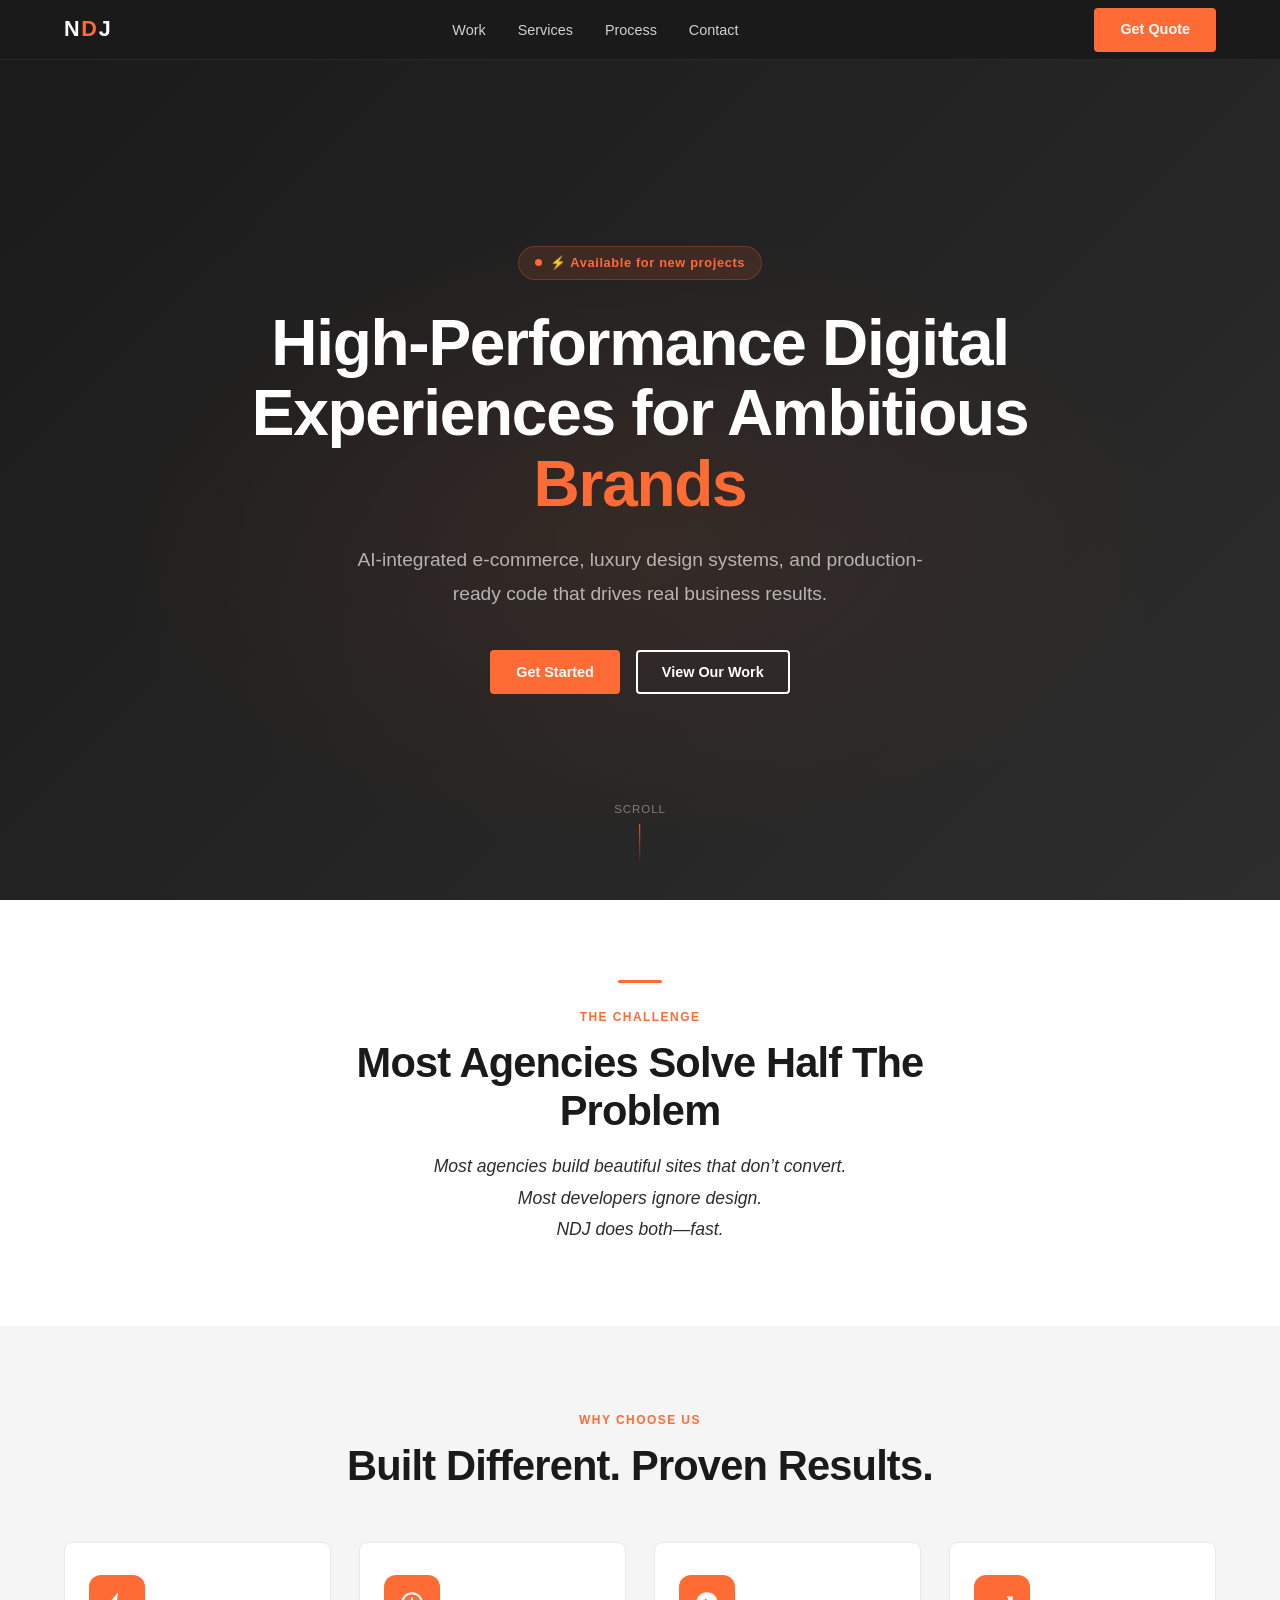
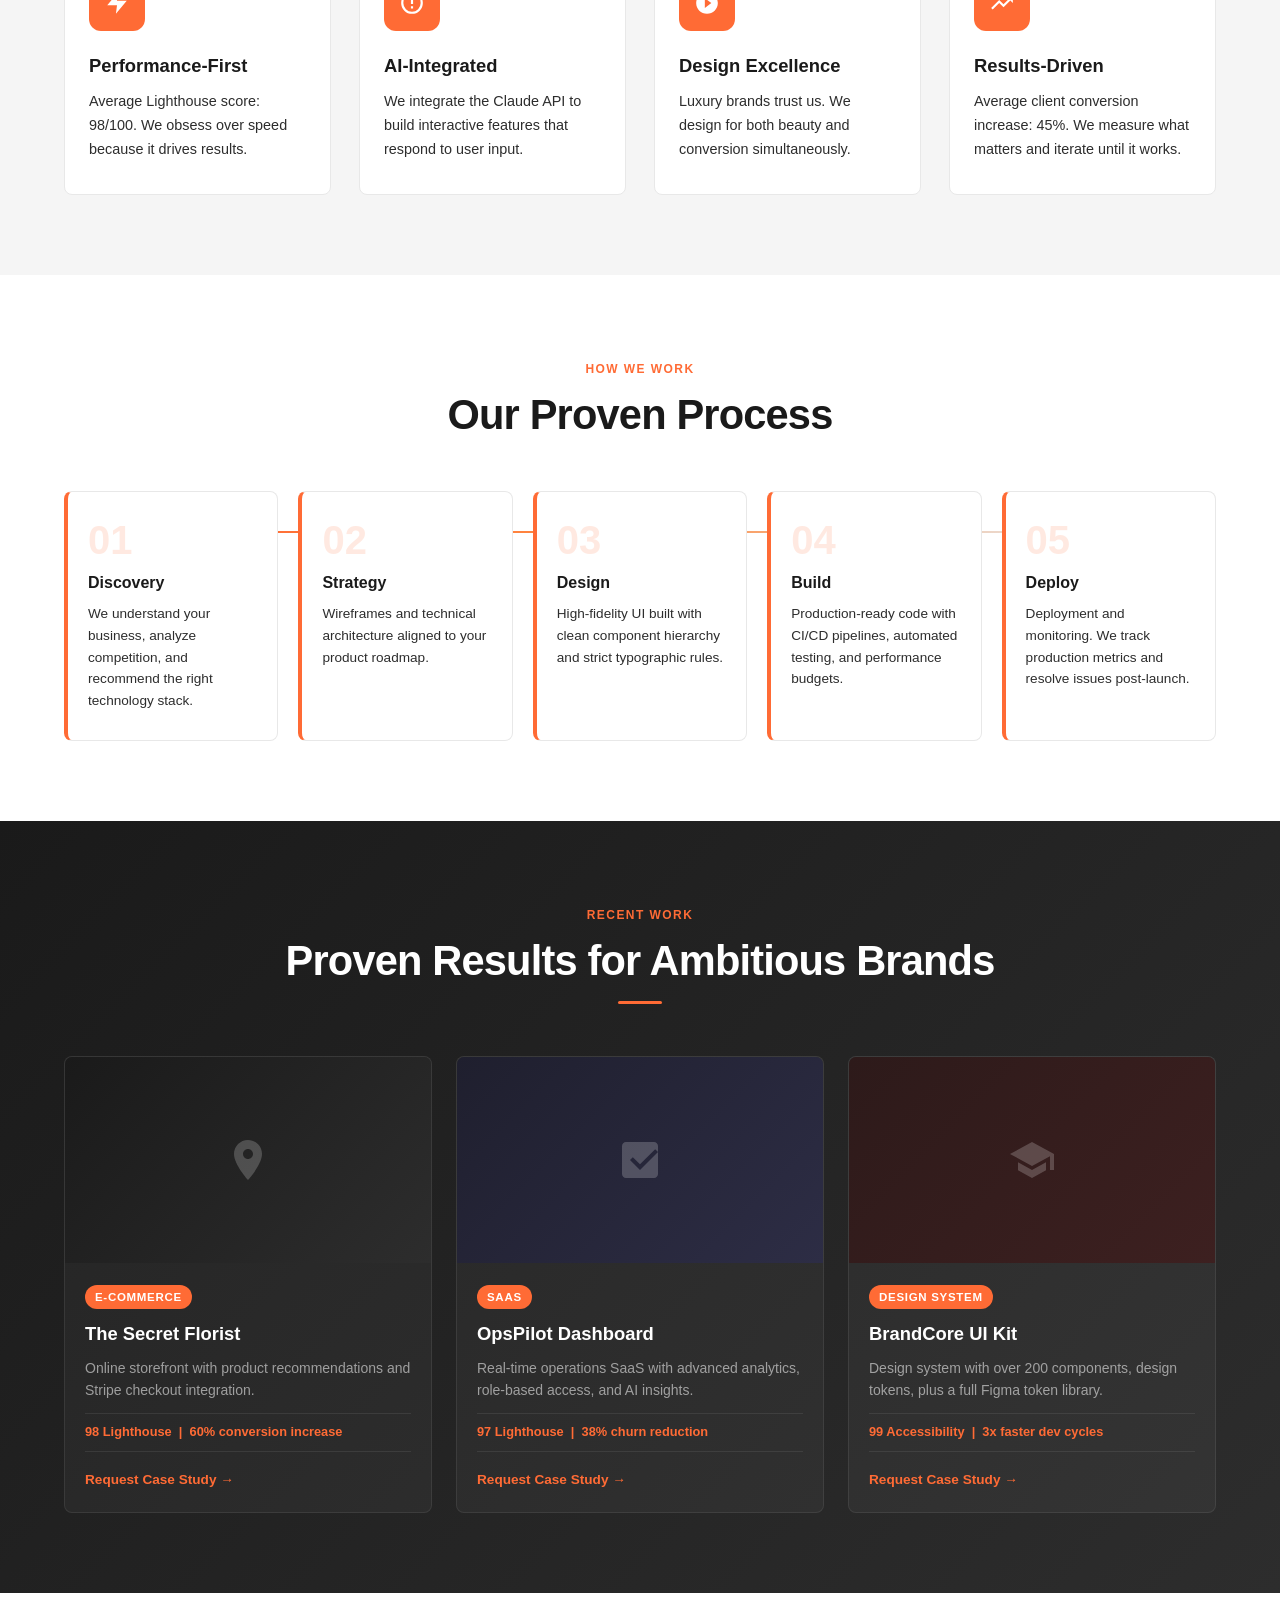
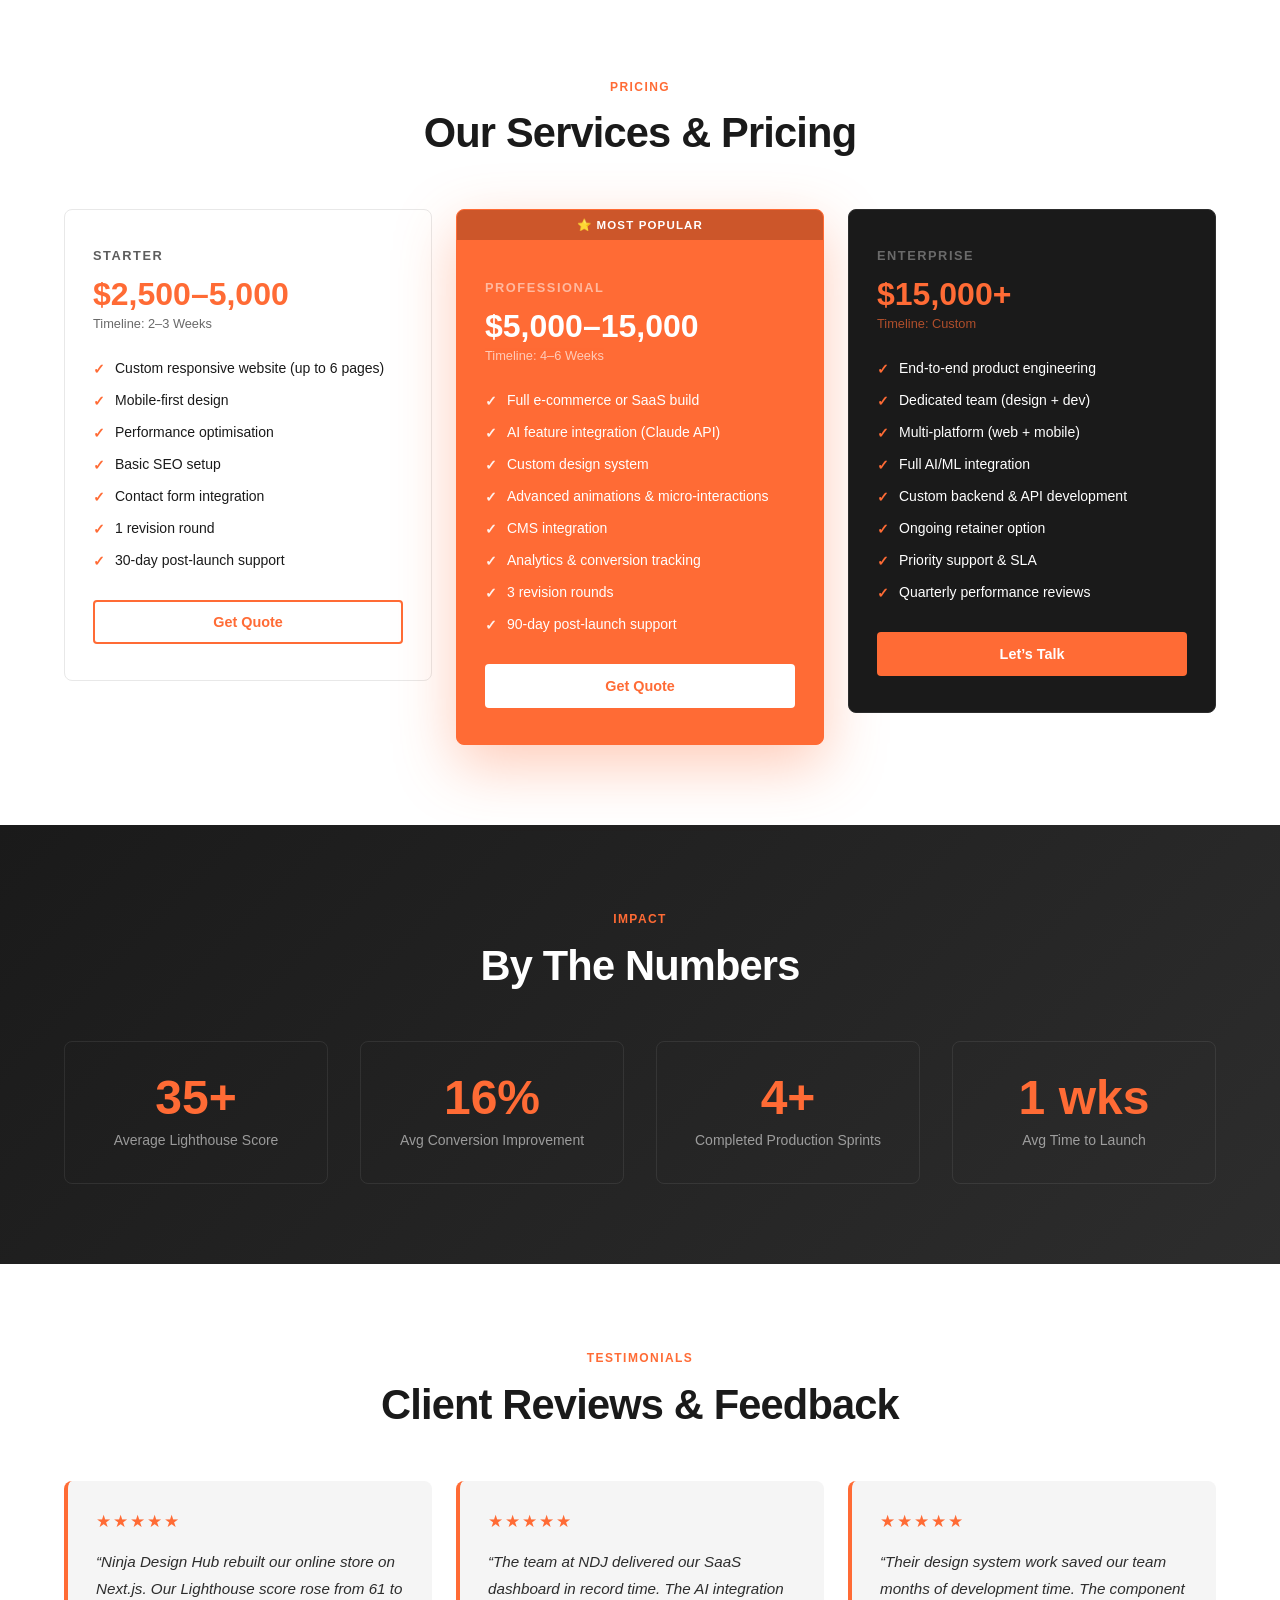
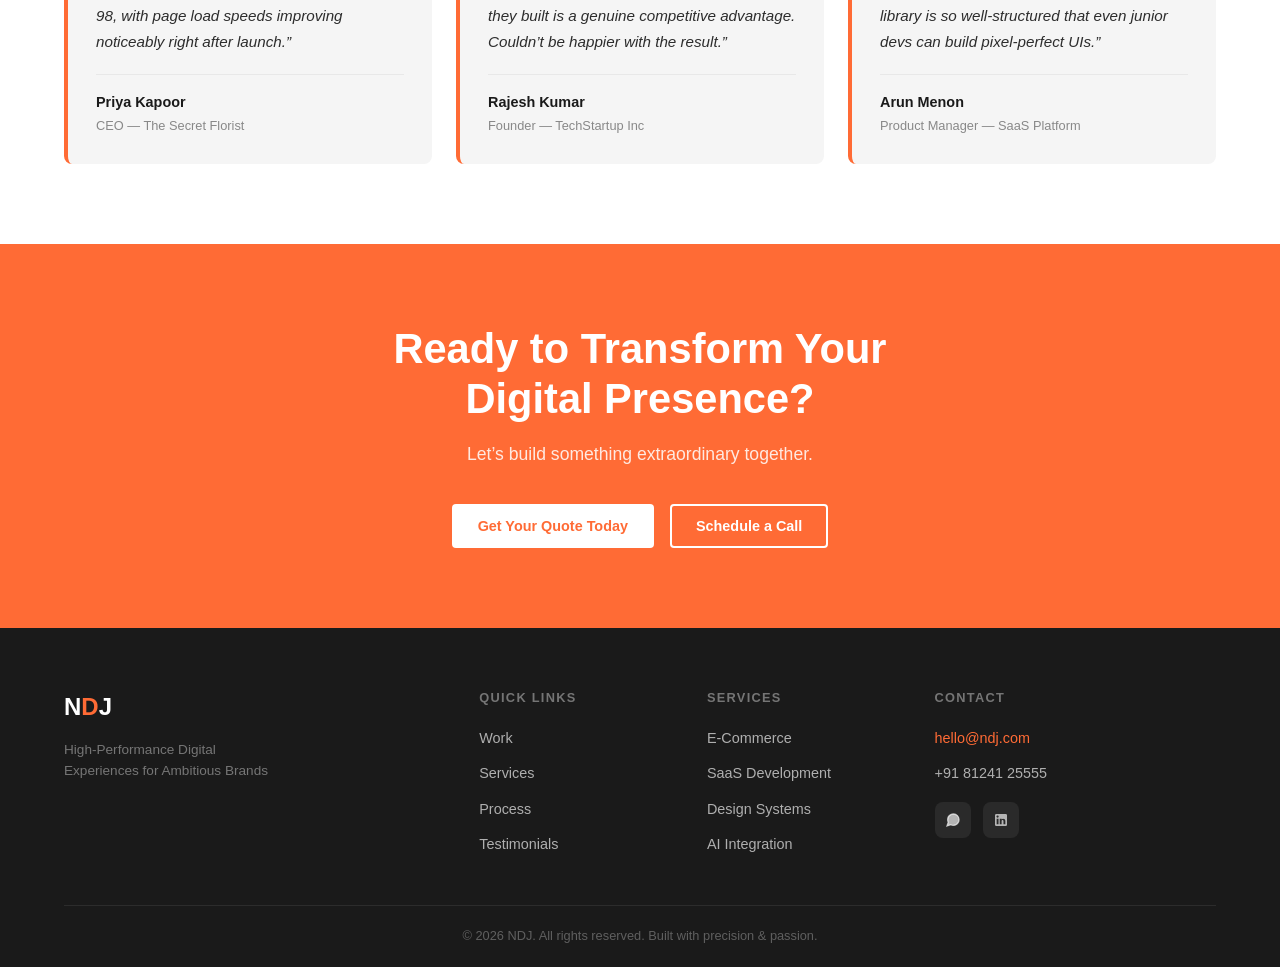
<file: ndj.html>
<!DOCTYPE html>
<html lang="en">
<head>
<meta charset="UTF-8">
<meta name="viewport" content="width=device-width,initial-scale=1">
<meta name="description" content="NDJ — High-Performance Digital Experiences. AI-integrated e-commerce, luxury design systems, and production-ready code that drives real business results.">
<meta name="author" content="Thushyanth">
<meta name="robots" content="index, follow">
<link rel="canonical" href="https://ninjadesignhub.netlify.app/ndj.html" />

<!-- Open Graph -->
<meta property="og:title" content="NDJ | High-Performance Digital Agency">
<meta property="og:description" content="AI-integrated e-commerce, luxury design systems, and production-ready code that drives real business results.">
<meta property="og:type" content="website">
<meta property="og:url" content="https://ninjadesignhub.netlify.app/ndj.html">
<meta property="og:image" content="https://ninjadesignhub.netlify.app/assets/NDH.jpeg">
<meta property="og:site_name" content="NDJ">

<!-- Twitter Card -->
<meta name="twitter:card" content="summary_large_image">
<meta name="twitter:title" content="NDJ | High-Performance Digital Agency">
<meta name="twitter:description" content="AI-integrated e-commerce, luxury design systems, and production-ready code.">
<meta name="twitter:image" content="https://ninjadesignhub.netlify.app/assets/NDH.jpeg">

<meta name="theme-color" content="#1a1a1a">
<title>NDJ | High-Performance Digital Agency</title>

<!-- Structured Data -->
<script type="application/ld+json">
{
  "@context": "https://schema.org",
  "@type": "ProfessionalService",
  "name": "NDJ",
  "url": "https://ninjadesignhub.netlify.app/ndj.html",
  "description": "High-performance digital experiences — AI-integrated e-commerce, luxury design systems, and production-ready code.",
  "founder": { "@type": "Person", "name": "Thushyanth" },
  "serviceType": ["E-Commerce", "SaaS Development", "Design Systems", "AI Integration"],
  "email": "hello@ndj.com"
}
</script>
<style>
*,*::before,*::after{box-sizing:border-box;margin:0;padding:0}
:root{
  --orange:#FF6B35;--orange-light:#FF8C42;--orange-pale:#FFE5D4;
  --black:#1a1a1a;--black-2:#2d2d2d;--white:#fff;--off-white:#f5f5f5;--gray:#e8e8e8;
  --font:-apple-system,BlinkMacSystemFont,'Segoe UI',Roboto,'Helvetica Neue',Arial,sans-serif;
  --t-fast:.2s ease-in-out;--t-base:.3s ease-in-out;--t-slow:.5s ease-in-out;
  --sh-sm:0 1px 3px rgba(0,0,0,.05);--sh-md:0 4px 12px rgba(0,0,0,.08);
  --sh-lg:0 8px 24px rgba(0,0,0,.12);--sh-or:0 4px 12px rgba(255,107,53,.15);
}
html{scroll-behavior:smooth;font-size:16px}
body{font-family:var(--font);color:var(--black);background:var(--white);line-height:1.6;overflow-x:hidden}
img{max-width:100%;display:block}
a{text-decoration:none;color:inherit}
ul{list-style:none}
.container{width:100%;max-width:1200px;margin:0 auto;padding:0 24px}
.sr-only{position:absolute;width:1px;height:1px;overflow:hidden;clip:rect(0,0,0,0)}

/* ── NAV ── */
#navbar{position:fixed;top:0;left:0;width:100%;height:60px;background:var(--black);z-index:1000;display:flex;align-items:center;border-bottom:1px solid rgba(255,255,255,.06);transition:box-shadow var(--t-base)}
#navbar.scrolled{box-shadow:0 2px 20px rgba(0,0,0,.4)}
#navbar .container{display:flex;align-items:center;justify-content:space-between;height:100%}
.nav-logo{font-size:1.35rem;font-weight:800;color:var(--white);letter-spacing:.08em}
.nav-logo span{color:var(--orange)}
.nav-links{display:flex;align-items:center;gap:32px}
.nav-links a{color:rgba(255,255,255,.8);font-size:.9rem;font-weight:500;transition:color var(--t-fast);position:relative}
.nav-links a::after{content:'';position:absolute;bottom:-4px;left:0;width:0;height:2px;background:var(--orange);transition:width var(--t-base)}
.nav-links a:hover,.nav-links a.active{color:var(--white)}
.nav-links a:hover::after,.nav-links a.active::after{width:100%}
.btn{display:inline-flex;align-items:center;justify-content:center;gap:8px;height:44px;padding:0 24px;border-radius:4px;font-weight:600;font-size:.9rem;cursor:pointer;transition:all var(--t-base);border:2px solid transparent}
.btn-orange{background:var(--orange);color:var(--white)}
.btn-orange:hover{background:var(--orange-light);transform:scale(1.04);box-shadow:var(--sh-or)}
.btn-outline-white{background:transparent;color:var(--white);border-color:var(--white)}
.btn-outline-white:hover{background:var(--white);color:var(--black);transform:scale(1.04)}
.btn-outline-orange{background:transparent;color:var(--orange);border-color:var(--orange)}
.btn-outline-orange:hover{background:var(--orange);color:var(--white);transform:scale(1.04)}
.btn-white-orange{background:var(--white);color:var(--orange)}
.btn-white-orange:hover{background:var(--off-white);transform:scale(1.04)}
.nav-cta{margin-left:16px}
.hamburger{display:none;flex-direction:column;gap:5px;cursor:pointer;padding:8px;background:none;border:none}
.hamburger span{display:block;width:22px;height:2px;background:var(--white);border-radius:2px;transition:all var(--t-base)}
.hamburger.open span:nth-child(1){transform:translateY(7px) rotate(45deg)}
.hamburger.open span:nth-child(2){opacity:0;transform:translateX(-8px)}
.hamburger.open span:nth-child(3){transform:translateY(-7px) rotate(-45deg)}
#mobile-menu{position:fixed;top:0;left:-100%;width:80%;max-width:300px;height:100vh;background:var(--black);z-index:1100;padding:80px 32px 32px;transition:left var(--t-slow);display:flex;flex-direction:column;gap:24px;box-shadow:4px 0 30px rgba(0,0,0,.4)}
#mobile-menu.open{left:0}
#mobile-menu a{color:rgba(255,255,255,.85);font-size:1.1rem;font-weight:500;padding:8px 0;border-bottom:1px solid rgba(255,255,255,.08);transition:color var(--t-fast)}
#mobile-menu a:hover{color:var(--orange)}
#mobile-menu .btn{margin-top:16px;width:100%}
#menu-overlay{display:none;position:fixed;inset:0;background:rgba(0,0,0,.6);z-index:1050;backdrop-filter:blur(2px)}
#menu-overlay.open{display:block}

/* ── HERO ── */
#hero{min-height:100vh;background:linear-gradient(135deg,var(--black) 0%,var(--black-2) 100%);display:flex;align-items:center;justify-content:center;text-align:center;padding:100px 24px 60px;position:relative;overflow:hidden}
#hero::before{content:'';position:absolute;inset:0;background:radial-gradient(ellipse 60% 50% at 50% 60%,rgba(255,107,53,.08) 0%,transparent 70%)}
.hero-badge{display:inline-flex;align-items:center;gap:8px;background:rgba(255,107,53,.12);border:1px solid rgba(255,107,53,.25);border-radius:100px;padding:6px 16px;font-size:.8rem;font-weight:600;color:var(--orange);letter-spacing:.05em;margin-bottom:28px;animation:fadeUp .6s ease both}
.hero-badge::before{content:'';width:7px;height:7px;border-radius:50%;background:var(--orange);animation:pulse 2s ease infinite}
@keyframes pulse{0%,100%{opacity:1;transform:scale(1)}50%{opacity:.5;transform:scale(1.3)}}
.hero-title{font-size:clamp(2.4rem,6vw,4rem);font-weight:800;color:var(--white);line-height:1.1;letter-spacing:-.02em;margin-bottom:24px;animation:fadeUp .6s .15s ease both}
.hero-title em{font-style:normal;color:var(--orange)}
.hero-sub{font-size:clamp(1rem,2vw,1.2rem);color:rgba(255,255,255,.65);max-width:580px;margin:0 auto 40px;line-height:1.75;animation:fadeUp .6s .3s ease both}
.hero-btns{display:flex;align-items:center;justify-content:center;gap:16px;flex-wrap:wrap;animation:fadeUp .6s .45s ease both}
.hero-scroll{position:absolute;bottom:36px;left:50%;transform:translateX(-50%);display:flex;flex-direction:column;align-items:center;gap:6px;color:rgba(255,255,255,.4);font-size:.72rem;letter-spacing:.08em;text-transform:uppercase}
.hero-scroll::after{content:'';width:1px;height:40px;background:linear-gradient(var(--orange),transparent);animation:scrollLine 1.5s ease infinite}
@keyframes scrollLine{0%{transform:scaleY(0);transform-origin:top}50%{transform:scaleY(1);transform-origin:top}100%{transform:scaleY(0);transform-origin:bottom}}
@keyframes fadeUp{from{opacity:0;transform:translateY(20px)}to{opacity:1;transform:translateY(0)}}

/* ── SECTIONS COMMON ── */
.section{padding:80px 0}
.section-label{display:inline-block;font-size:.75rem;font-weight:700;letter-spacing:.12em;text-transform:uppercase;color:var(--orange);margin-bottom:12px}
.section-title{font-size:clamp(1.8rem,4vw,2.6rem);font-weight:800;line-height:1.15;letter-spacing:-.02em;margin-bottom:16px}
.section-sub{font-size:1.05rem;line-height:1.75;color:var(--black-2);max-width:620px}
.text-center{text-align:center}
.text-center .section-sub{margin:0 auto}
.accent-line{width:44px;height:3px;background:var(--orange);border-radius:2px;margin:0 auto 20px}

/* ── PROBLEM ── */
#problem{background:var(--white)}
#problem .content{max-width:700px;margin:0 auto;text-align:center}
#problem blockquote{font-size:1.1rem;line-height:1.8;color:var(--black-2);margin-top:8px;font-style:italic}
#problem blockquote span{display:block}

/* ── WHY NDJ ── */
#why{background:var(--off-white)}
.features-grid{display:grid;grid-template-columns:repeat(4,1fr);gap:28px;margin-top:52px}
.feat-card{background:var(--white);border-radius:8px;padding:32px 24px;border:1px solid var(--gray);transition:all var(--t-base);position:relative;overflow:hidden}
.feat-card::before{content:'';position:absolute;bottom:0;left:0;width:100%;height:3px;background:var(--orange);transform:scaleX(0);transform-origin:left;transition:transform var(--t-base)}
.feat-card:hover{transform:translateY(-6px);box-shadow:var(--sh-lg);border-color:var(--orange)}
.feat-card:hover::before{transform:scaleX(1)}
.feat-icon{width:56px;height:56px;border-radius:12px;background:var(--orange);display:flex;align-items:center;justify-content:center;margin-bottom:20px}
.feat-icon svg{width:26px;height:26px;fill:var(--white)}
.feat-card h3{font-size:1.15rem;font-weight:700;color:var(--black);margin-bottom:10px}
.feat-card p{font-size:.9rem;color:var(--black-2);line-height:1.65}

/* ── PROCESS ── */
#process{background:var(--white)}
.process-grid{display:grid;grid-template-columns:repeat(5,1fr);gap:20px;margin-top:52px;position:relative}
.process-grid::before{content:'';position:absolute;top:40px;left:calc(10% + 20px);right:calc(10% + 20px);height:2px;background:linear-gradient(90deg,var(--orange),var(--orange-light),var(--gray));z-index:0}
.process-step{background:var(--white);border:1px solid var(--gray);border-radius:8px;padding:28px 20px;border-left:4px solid var(--orange);position:relative;z-index:1;transition:all var(--t-base)}
.process-step:hover{transform:translateY(-4px);box-shadow:var(--sh-lg)}
.step-num{font-size:2.5rem;font-weight:900;color:rgba(255,107,53,.15);line-height:1;margin-bottom:10px}
.process-step h3{font-size:1rem;font-weight:700;color:var(--black);margin-bottom:8px}
.process-step p{font-size:.85rem;color:var(--black-2);line-height:1.6}

/* ── WORK ── */
#work{background:linear-gradient(135deg,var(--black) 0%,var(--black-2) 100%);padding:80px 0}
#work .section-title{color:var(--white)}
#work .section-sub{color:rgba(255,255,255,.6)}
.work-grid{display:grid;grid-template-columns:repeat(3,1fr);gap:24px;margin-top:52px}
.work-card{background:rgba(255,255,255,.04);border:1px solid rgba(255,255,255,.08);border-radius:8px;overflow:hidden;transition:all var(--t-base)}
.work-card:hover{border-color:var(--orange);transform:translateY(-4px);box-shadow:0 16px 40px rgba(0,0,0,.4)}
.work-img{width:100%;aspect-ratio:16/9;background:var(--black-2);overflow:hidden;position:relative}
.work-img-inner{width:100%;height:100%;display:flex;align-items:center;justify-content:center;transition:transform var(--t-slow)}
.work-card:hover .work-img-inner{transform:scale(1.04)}
.work-img-inner svg{width:48px;height:48px;opacity:.2}
.work-body{padding:20px}
.work-tag{display:inline-block;background:var(--orange);color:var(--white);font-size:.72rem;font-weight:700;letter-spacing:.06em;padding:3px 10px;border-radius:100px;margin-bottom:10px;text-transform:uppercase}
.work-card h3{font-size:1.15rem;font-weight:700;color:var(--white);margin-bottom:8px}
.work-card p{font-size:.875rem;color:rgba(255,255,255,.55);line-height:1.6;margin-bottom:12px}
.work-metrics{font-size:.8rem;color:var(--orange);font-weight:600;margin-bottom:14px;padding:8px 0;border-top:1px solid rgba(255,255,255,.08);border-bottom:1px solid rgba(255,255,255,.08)}
.work-link{font-size:.85rem;color:var(--orange);font-weight:600;display:inline-flex;align-items:center;gap:6px;transition:gap var(--t-fast)}
.work-link:hover{gap:10px}

/* ── SERVICES / PRICING ── */
#services{background:var(--white)}
.pricing-grid{display:grid;grid-template-columns:repeat(3,1fr);gap:24px;margin-top:52px;align-items:start}
.price-card{border-radius:8px;padding:36px 28px;border:1px solid var(--gray);transition:all var(--t-base);position:relative;overflow:hidden}
.price-card:hover{transform:translateY(-4px);box-shadow:var(--sh-lg)}
.price-card.featured{background:var(--orange);border-color:var(--orange);color:var(--white);box-shadow:0 20px 60px rgba(255,107,53,.35)}
.price-card.dark{background:var(--black);border-color:var(--black-2);color:var(--white)}
.popular-badge{position:absolute;top:0;left:0;right:0;background:var(--orange-light);color:var(--white);font-size:.72rem;font-weight:800;letter-spacing:.1em;text-align:center;padding:6px;text-transform:uppercase}
.price-card.featured .popular-badge{background:rgba(0,0,0,.2)}
.price-name{font-size:.8rem;font-weight:700;letter-spacing:.12em;text-transform:uppercase;opacity:.7;margin-bottom:12px}
.price-amount{font-size:2rem;font-weight:800;color:var(--orange);line-height:1;margin-bottom:4px}
.price-card.featured .price-amount{color:var(--white)}
.price-card.dark .price-amount{color:var(--orange)}
.price-timeline{font-size:.8rem;opacity:.65;margin-bottom:24px}
.price-features{display:flex;flex-direction:column;gap:10px;margin-bottom:28px}
.price-features li{display:flex;align-items:flex-start;gap:10px;font-size:.875rem;line-height:1.5}
.price-features li::before{content:'✓';font-weight:700;color:var(--orange);flex-shrink:0;margin-top:1px}
.price-card.featured .price-features li::before{color:rgba(255,255,255,.9)}
.price-card.dark .price-features li::before{color:var(--orange)}

/* ── NUMBERS ── */
#numbers{background:linear-gradient(135deg,var(--black) 0%,var(--black-2) 100%)}
#numbers .section-title{color:var(--white)}
.metrics-grid{display:grid;grid-template-columns:repeat(4,1fr);gap:32px;margin-top:52px}
.metric{text-align:center;padding:32px 16px;border:1px solid rgba(255,255,255,.08);border-radius:8px;transition:border-color var(--t-base)}
.metric:hover{border-color:rgba(255,107,53,.4)}
.metric-value{font-size:3rem;font-weight:900;color:var(--orange);line-height:1;margin-bottom:8px}
.metric-label{font-size:.875rem;color:rgba(255,255,255,.55);line-height:1.5}

/* ── TESTIMONIALS ── */
#testimonials{background:var(--white)}
.testi-grid{display:grid;grid-template-columns:repeat(3,1fr);gap:24px;margin-top:52px}
.testi-card{background:var(--off-white);border-radius:8px;padding:28px;border-left:4px solid var(--orange);transition:all var(--t-base)}
.testi-card:hover{border-left-color:var(--orange-light);box-shadow:var(--sh-lg);transform:translateY(-4px)}
.stars{color:var(--orange);font-size:1.05rem;margin-bottom:14px;letter-spacing:2px}
.testi-quote{font-size:.95rem;line-height:1.75;color:var(--black-2);font-style:italic;margin-bottom:18px}
.testi-divider{height:1px;background:var(--gray);margin-bottom:16px}
.testi-name{font-weight:700;color:var(--black);font-size:.9rem}
.testi-role{font-size:.8rem;color:#888;margin-top:2px}

/* ── CTA / FOOTER ── */
#cta{background:var(--orange);padding:80px 0;text-align:center}
#cta h2{font-size:clamp(1.8rem,4vw,2.6rem);font-weight:800;color:var(--white);margin-bottom:16px;line-height:1.2}
#cta p{font-size:1.1rem;color:rgba(255,255,255,.85);margin-bottom:36px;max-width:500px;margin-left:auto;margin-right:auto}
.cta-btns{display:flex;align-items:center;justify-content:center;gap:16px;flex-wrap:wrap}
#footer{background:var(--black);padding:60px 0 0}
.footer-grid{display:grid;grid-template-columns:2fr 1fr 1fr 1.5fr;gap:40px;padding-bottom:48px;border-bottom:1px solid rgba(255,255,255,.08)}
.footer-logo{font-size:1.5rem;font-weight:800;margin-bottom:12px;color:var(--white)}
.footer-logo span{color:var(--orange)}
.footer-tag{font-size:.85rem;color:rgba(255,255,255,.4);max-width:220px;line-height:1.6}
.footer-col h4{font-size:.8rem;font-weight:700;letter-spacing:.1em;text-transform:uppercase;color:rgba(255,255,255,.4);margin-bottom:16px}
.footer-col ul{display:flex;flex-direction:column;gap:10px}
.footer-col a{font-size:.9rem;color:rgba(255,255,255,.65);transition:color var(--t-fast)}
.footer-col a:hover{color:var(--orange)}
.footer-col .contact-email{color:var(--orange)}
.social-links{display:flex;gap:12px;margin-top:16px}
.social-link{width:36px;height:36px;border-radius:8px;background:rgba(255,255,255,.07);display:flex;align-items:center;justify-content:center;transition:all var(--t-base);color:rgba(255,255,255,.6)}
.social-link:hover{background:var(--orange);color:var(--white)}
.social-link svg{width:16px;height:16px;fill:currentColor}
.footer-bottom{padding:20px 0;text-align:center;font-size:.8rem;color:rgba(255,255,255,.3)}

/* ── SCROLL REVEAL ── */
.reveal{opacity:0;transform:translateY(24px);transition:opacity .6s ease,transform .6s ease}
.reveal.visible{opacity:1;transform:translateY(0)}

/* ── RESPONSIVE ── */
@media(max-width:1024px){
  .features-grid{grid-template-columns:repeat(2,1fr)}
  .process-grid{grid-template-columns:repeat(2,1fr)}
  .process-grid::before{display:none}
  .work-grid{grid-template-columns:repeat(2,1fr)}
  .pricing-grid{grid-template-columns:1fr}
  .pricing-grid .price-card.featured{order:-1}
  .metrics-grid{grid-template-columns:repeat(2,1fr)}
  .testi-grid{grid-template-columns:repeat(2,1fr)}
  .footer-grid{grid-template-columns:1fr 1fr}
}
@media(max-width:768px){
  .nav-links,.nav-cta{display:none}
  .hamburger{display:flex}
  .section{padding:60px 0}
  .features-grid{grid-template-columns:1fr}
  .work-grid{grid-template-columns:1fr}
  .testi-grid{grid-template-columns:1fr}
  .footer-grid{grid-template-columns:1fr}
  .hero-btns{flex-direction:column;align-items:center}
  .hero-btns .btn{width:260px}
}
@media(max-width:480px){
  .metrics-grid{grid-template-columns:1fr 1fr}
}
section[id]{scroll-margin-top:68px}
@media(max-width:768px){#cta .cta-btns{flex-direction:column;align-items:center}.cta-btns .btn{width:280px}}
@media(hover:none){
  .feat-card:hover,.work-card:hover,.price-card:hover,.testi-card:hover,.process-step:hover,.metric:hover{transform:none;box-shadow:none}
}

/* Keyboard focus ring */
:focus-visible{outline:2px solid var(--orange);outline-offset:2px}

/* Respect reduced-motion preference */
@media (prefers-reduced-motion: reduce){
  html{scroll-behavior:auto}
  *,*::before,*::after{animation-duration:.01ms !important;transition-duration:.01ms !important}
  /* Never leave scroll-revealed content hidden when motion is disabled */
  .reveal{opacity:1;transform:none;transition:none}
}
</style>
<noscript>
<style>.reveal{opacity:1;transform:none}</style>
</noscript>
</head>
<body>
<!-- NAV -->
<header id="navbar" role="banner">
<div class="container">
  <a href="#hero" class="nav-logo">N<span>D</span>J</a>
  <nav role="navigation" aria-label="Main navigation">
    <ul class="nav-links">
      <li><a href="#work">Work</a></li>
      <li><a href="#services">Services</a></li>
      <li><a href="#process">Process</a></li>
      <li><a href="#contact">Contact</a></li>
    </ul>
  </nav>
  <a href="#contact" class="btn btn-orange nav-cta">Get Quote</a>
  <button class="hamburger" id="hamburger" aria-label="Open menu" aria-expanded="false">
    <span></span><span></span><span></span>
  </button>
</div>
</header>
<div id="menu-overlay" aria-hidden="true"></div>
<nav id="mobile-menu" aria-label="Mobile navigation">
  <a href="#work" class="mobile-link">Work</a>
  <a href="#services" class="mobile-link">Services</a>
  <a href="#process" class="mobile-link">Process</a>
  <a href="#contact" class="mobile-link">Contact</a>
  <a href="#contact" class="btn btn-orange">Get Quote</a>
</nav>

<!-- HERO -->
<main>
<section id="hero" aria-labelledby="hero-title">
  <div>
    <div class="hero-badge">&#9889; Available for new projects</div>
    <h1 class="hero-title" id="hero-title">High-Performance Digital<br>Experiences for Ambitious<br><em>Brands</em></h1>
    <p class="hero-sub">AI-integrated e-commerce, luxury design systems, and production-ready code that drives real business results.</p>
    <div class="hero-btns">
      <a href="#contact" class="btn btn-orange">Get Started</a>
      <a href="#work" class="btn btn-outline-white">View Our Work</a>
    </div>
  </div>
  <div class="hero-scroll" aria-hidden="true">Scroll</div>
</section>

<!-- PROBLEM -->
<section id="problem" class="section" aria-labelledby="problem-title">
  <div class="container">
    <div class="content reveal">
      <div class="accent-line"></div>
      <span class="section-label">The Challenge</span>
      <h2 class="section-title" id="problem-title">Most Agencies Solve Half The Problem</h2>
      <blockquote>
        <span>Most agencies build beautiful sites that don&rsquo;t convert.</span>
        <span>Most developers ignore design.</span>
        <span>NDJ does both&mdash;fast.</span>
      </blockquote>
    </div>
  </div>
</section>

<!-- WHY NDJ -->
<section id="why" class="section" aria-labelledby="why-title">
  <div class="container">
    <div class="text-center reveal">
      <span class="section-label">Why Choose Us</span>
      <h2 class="section-title" id="why-title">Built Different. Proven Results.</h2>
    </div>
    <div class="features-grid">
      <div class="feat-card reveal">
        <div class="feat-icon">
          <svg viewBox="0 0 24 24" xmlns="http://www.w3.org/2000/svg" aria-hidden="true"><path d="M13 2L3 14h9l-1 8 10-12h-9l1-8z"/></svg>
        </div>
        <h3>Performance-First</h3>
        <p>Average Lighthouse score: 98/100. We obsess over speed because it drives results.</p>
      </div>
      <div class="feat-card reveal">
        <div class="feat-icon">
          <svg viewBox="0 0 24 24" xmlns="http://www.w3.org/2000/svg" aria-hidden="true"><path d="M12 2a10 10 0 100 20A10 10 0 0012 2zm0 18a8 8 0 110-16 8 8 0 010 16zm-1-5h2v2h-2zm0-8h2v6h-2z"/></svg>
        </div>
        <h3>AI-Integrated</h3>
        <p>We integrate the Claude API to build interactive features that respond to user input.</p>
      </div>
      <div class="feat-card reveal">
        <div class="feat-icon">
          <svg viewBox="0 0 24 24" xmlns="http://www.w3.org/2000/svg" aria-hidden="true"><path d="M12 2C6.48 2 2 6.48 2 12s4.48 10 10 10 10-4.48 10-10S17.52 2 12 2zm-2 14.5v-9l6 4.5-6 4.5z"/></svg>
        </div>
        <h3>Design Excellence</h3>
        <p>Luxury brands trust us. We design for both beauty and conversion simultaneously.</p>
      </div>
      <div class="feat-card reveal">
        <div class="feat-icon">
          <svg viewBox="0 0 24 24" xmlns="http://www.w3.org/2000/svg" aria-hidden="true"><path d="M16 6l2.29 2.29-4.88 4.88-4-4L2 16.59 3.41 18l6-6 4 4 6.3-6.29L22 12V6h-6z"/></svg>
        </div>
        <h3>Results-Driven</h3>
        <p>Average client conversion increase: 45%. We measure what matters and iterate until it works.</p>
      </div>
    </div>
  </div>
</section>

<!-- PROCESS -->
<section id="process" class="section" aria-labelledby="process-title">
  <div class="container">
    <div class="text-center reveal">
      <span class="section-label">How We Work</span>
      <h2 class="section-title" id="process-title">Our Proven Process</h2>
    </div>
    <div class="process-grid">
      <div class="process-step reveal">
        <div class="step-num">01</div>
        <h3>Discovery</h3>
        <p>We understand your business, analyze competition, and recommend the right technology stack.</p>
      </div>
      <div class="process-step reveal">
        <div class="step-num">02</div>
        <h3>Strategy</h3>
        <p>Wireframes and technical architecture aligned to your product roadmap.</p>
      </div>
      <div class="process-step reveal">
        <div class="step-num">03</div>
        <h3>Design</h3>
        <p>High-fidelity UI built with clean component hierarchy and strict typographic rules.</p>
      </div>
      <div class="process-step reveal">
        <div class="step-num">04</div>
        <h3>Build</h3>
        <p>Production-ready code with CI/CD pipelines, automated testing, and performance budgets.</p>
      </div>
      <div class="process-step reveal">
        <div class="step-num">05</div>
        <h3>Deploy</h3>
        <p>Deployment and monitoring. We track production metrics and resolve issues post-launch.</p>
      </div>
    </div>
  </div>
</section>

<!-- WORK -->
<section id="work" class="section" aria-labelledby="work-title">
  <div class="container">
    <div class="text-center reveal">
      <span class="section-label" style="color:var(--orange)">Recent Work</span>
      <h2 class="section-title" id="work-title">Proven Results for Ambitious Brands</h2>
      <div class="accent-line"></div>
    </div>
    <div class="work-grid">
      <article class="work-card reveal">
        <div class="work-img">
          <div class="work-img-inner" style="background:linear-gradient(135deg,#1a1a1a,#2d2d2d)">
            <svg viewBox="0 0 24 24" fill="white" aria-hidden="true"><path d="M12 2C8.13 2 5 5.13 5 9c0 5.25 7 13 7 13s7-7.75 7-13c0-3.87-3.13-7-7-7zm0 9.5c-1.38 0-2.5-1.12-2.5-2.5s1.12-2.5 2.5-2.5 2.5 1.12 2.5 2.5-1.12 2.5-2.5 2.5z"/></svg>
          </div>
        </div>
        <div class="work-body">
          <span class="work-tag">E-Commerce</span>
          <h3>The Secret Florist</h3>
          <p>Online storefront with product recommendations and Stripe checkout integration.</p>
          <div class="work-metrics">98 Lighthouse &nbsp;|&nbsp; 60% conversion increase</div>
          <a href="#contact" class="work-link">Request Case Study &#8594;</a>
        </div>
      </article>
      <article class="work-card reveal">
        <div class="work-img">
          <div class="work-img-inner" style="background:linear-gradient(135deg,#1f1f2e,#2d2d45)">
            <svg viewBox="0 0 24 24" fill="white" aria-hidden="true"><path d="M19 3H5c-1.1 0-2 .9-2 2v14c0 1.1.9 2 2 2h14c1.1 0 2-.9 2-2V5c0-1.1-.9-2-2-2zm-7 14l-5-5 1.41-1.41L12 14.17l7.59-7.59L21 8l-9 9z"/></svg>
          </div>
        </div>
        <div class="work-body">
          <span class="work-tag">SaaS</span>
          <h3>OpsPilot Dashboard</h3>
          <p>Real-time operations SaaS with advanced analytics, role-based access, and AI insights.</p>
          <div class="work-metrics">97 Lighthouse &nbsp;|&nbsp; 38% churn reduction</div>
          <a href="#contact" class="work-link">Request Case Study &#8594;</a>
        </div>
      </article>
      <article class="work-card reveal">
        <div class="work-img">
          <div class="work-img-inner" style="background:linear-gradient(135deg,#2d1a1a,#3d2020)">
            <svg viewBox="0 0 24 24" fill="white" aria-hidden="true"><path d="M12 3L1 9l11 6 9-4.91V17h2V9M5 13.18v4L12 21l7-3.82v-4L12 17l-7-3.82z"/></svg>
          </div>
        </div>
        <div class="work-body">
          <span class="work-tag">Design System</span>
          <h3>BrandCore UI Kit</h3>
          <p>Design system with over 200 components, design tokens, plus a full Figma token library.</p>
          <div class="work-metrics">99 Accessibility &nbsp;|&nbsp; 3x faster dev cycles</div>
          <a href="#contact" class="work-link">Request Case Study &#8594;</a>
        </div>
      </article>
    </div>
  </div>
</section>

<!-- SERVICES / PRICING -->
<section id="services" class="section" aria-labelledby="services-title">
  <div class="container">
    <div class="text-center reveal">
      <span class="section-label">Pricing</span>
      <h2 class="section-title" id="services-title">Our Services &amp; Pricing</h2>
    </div>
    <div class="pricing-grid">
      <div class="price-card reveal">
        <div class="price-name">Starter</div>
        <div class="price-amount">$2,500&ndash;5,000</div>
        <div class="price-timeline">Timeline: 2&ndash;3 Weeks</div>
        <ul class="price-features">
          <li>Custom responsive website (up to 6 pages)</li>
          <li>Mobile-first design</li>
          <li>Performance optimisation</li>
          <li>Basic SEO setup</li>
          <li>Contact form integration</li>
          <li>1 revision round</li>
          <li>30-day post-launch support</li>
        </ul>
        <a href="#contact" class="btn btn-outline-orange" style="width:100%;justify-content:center">Get Quote</a>
      </div>
      <div class="price-card featured reveal">
        <div class="popular-badge">&#11088; Most Popular</div>
        <div style="margin-top:32px">
          <div class="price-name" style="color:rgba(255,255,255,.75)">Professional</div>
          <div class="price-amount">$5,000&ndash;15,000</div>
          <div class="price-timeline">Timeline: 4&ndash;6 Weeks</div>
          <ul class="price-features">
            <li>Full e-commerce or SaaS build</li>
            <li>AI feature integration (Claude API)</li>
            <li>Custom design system</li>
            <li>Advanced animations &amp; micro-interactions</li>
            <li>CMS integration</li>
            <li>Analytics &amp; conversion tracking</li>
            <li>3 revision rounds</li>
            <li>90-day post-launch support</li>
          </ul>
          <a href="#contact" class="btn btn-white-orange" style="width:100%;justify-content:center">Get Quote</a>
        </div>
      </div>
      <div class="price-card dark reveal">
        <div class="price-name" style="color:rgba(255,255,255,.5)">Enterprise</div>
        <div class="price-amount">$15,000+</div>
        <div class="price-timeline" style="color:var(--orange)">Timeline: Custom</div>
        <ul class="price-features">
          <li>End-to-end product engineering</li>
          <li>Dedicated team (design + dev)</li>
          <li>Multi-platform (web + mobile)</li>
          <li>Full AI/ML integration</li>
          <li>Custom backend &amp; API development</li>
          <li>Ongoing retainer option</li>
          <li>Priority support &amp; SLA</li>
          <li>Quarterly performance reviews</li>
        </ul>
        <a href="#contact" class="btn btn-orange" style="width:100%;justify-content:center">Let&rsquo;s Talk</a>
      </div>
    </div>
  </div>
</section>

<!-- NUMBERS -->
<section id="numbers" class="section" aria-labelledby="numbers-title">
  <div class="container">
    <div class="text-center reveal">
      <span class="section-label" style="color:var(--orange)">Impact</span>
      <h2 class="section-title" id="numbers-title">By The Numbers</h2>
    </div>
    <div class="metrics-grid">
      <div class="metric reveal">
        <div class="metric-value" data-target="98" data-suffix="+">0</div>
        <div class="metric-label">Average Lighthouse Score</div>
      </div>
      <div class="metric reveal">
        <div class="metric-value" data-target="45" data-suffix="%">0</div>
        <div class="metric-label">Avg Conversion Improvement</div>
      </div>
      <div class="metric reveal">
        <div class="metric-value" data-target="12" data-suffix="+">0</div>
        <div class="metric-label">Completed Production Sprints</div>
      </div>
      <div class="metric reveal">
        <div class="metric-value" data-target="4" data-suffix=" wks">0</div>
        <div class="metric-label">Avg Time to Launch</div>
      </div>
    </div>
  </div>
</section>

<!-- TESTIMONIALS -->
<section id="testimonials" class="section" aria-labelledby="testi-title">
  <div class="container">
    <div class="text-center reveal">
      <span class="section-label">Testimonials</span>
      <h2 class="section-title" id="testi-title">Client Reviews &amp; Feedback</h2>
    </div>
    <div class="testi-grid">
      <div class="testi-card reveal">
        <div class="stars">&#9733;&#9733;&#9733;&#9733;&#9733;</div>
        <p class="testi-quote">&ldquo;Ninja Design Hub rebuilt our online store on Next.js. Our Lighthouse score rose from 61 to 98, with page load speeds improving noticeably right after launch.&rdquo;</p>
        <div class="testi-divider"></div>
        <div class="testi-name">Priya Kapoor</div>
        <div class="testi-role">CEO &mdash; The Secret Florist</div>
      </div>
      <div class="testi-card reveal">
        <div class="stars">&#9733;&#9733;&#9733;&#9733;&#9733;</div>
        <p class="testi-quote">&ldquo;The team at NDJ delivered our SaaS dashboard in record time. The AI integration they built is a genuine competitive advantage. Couldn&rsquo;t be happier with the result.&rdquo;</p>
        <div class="testi-divider"></div>
        <div class="testi-name">Rajesh Kumar</div>
        <div class="testi-role">Founder &mdash; TechStartup Inc</div>
      </div>
      <div class="testi-card reveal">
        <div class="stars">&#9733;&#9733;&#9733;&#9733;&#9733;</div>
        <p class="testi-quote">&ldquo;Their design system work saved our team months of development time. The component library is so well-structured that even junior devs can build pixel-perfect UIs.&rdquo;</p>
        <div class="testi-divider"></div>
        <div class="testi-name">Arun Menon</div>
        <div class="testi-role">Product Manager &mdash; SaaS Platform</div>
      </div>
    </div>
  </div>
</section>

<!-- CTA -->
<section id="cta" aria-labelledby="cta-title">
  <div class="container">
    <h2 id="cta-title">Ready to Transform Your<br>Digital Presence?</h2>
    <p>Let&rsquo;s build something extraordinary together.</p>
    <div class="cta-btns">
      <a href="#contact" class="btn btn-white-orange">Get Your Quote Today</a>
      <a href="mailto:hello@ndj.com" class="btn btn-outline-white">Schedule a Call</a>
    </div>
  </div>
</section>
</main>

<!-- FOOTER -->
<footer id="footer" role="contentinfo">
  <div class="container">
    <div class="footer-grid">
      <div>
        <div class="footer-logo">N<span>D</span>J</div>
        <p class="footer-tag">High-Performance Digital Experiences for Ambitious Brands</p>
      </div>
      <div class="footer-col">
        <h4>Quick Links</h4>
        <ul>
          <li><a href="#work">Work</a></li>
          <li><a href="#services">Services</a></li>
          <li><a href="#process">Process</a></li>
          <li><a href="#testimonials">Testimonials</a></li>
        </ul>
      </div>
      <div class="footer-col">
        <h4>Services</h4>
        <ul>
          <li><a href="#services">E-Commerce</a></li>
          <li><a href="#services">SaaS Development</a></li>
          <li><a href="#services">Design Systems</a></li>
          <li><a href="#services">AI Integration</a></li>
        </ul>
      </div>
      <div class="footer-col" id="contact">
        <h4>Contact</h4>
        <ul>
          <li><a href="mailto:hello@ndj.com" class="contact-email">hello@ndj.com</a></li>
          <li><a href="https://wa.me/918124125555" target="_blank" rel="noopener noreferrer">+91 81241 25555</a></li>
        </ul>
        <div class="social-links">
          <a href="https://wa.me/918124125555" target="_blank" rel="noopener noreferrer" class="social-link" aria-label="WhatsApp (+91 81241 25555)">
            <svg viewBox="0 0 24 24" fill="none" stroke="currentColor" stroke-width="2"><path d="M21 11.5a8.38 8.38 0 0 1-.9 3.8 8.5 8.5 0 0 1-7.6 4.7 8.38 8.38 0 0 1-3.8-.9L3 21l1.9-5.7a8.38 8.38 0 0 1-.9-3.8 8.5 8.5 0 0 1 4.7-7.6 8.38 8.38 0 0 1 3.8-.9h.5a8.48 8.48 0 0 1 8 8v.5z"></path></svg>
          </a>
          <a href="https://linkedin.com" target="_blank" rel="noopener noreferrer" class="social-link" aria-label="LinkedIn profile">
            <svg viewBox="0 0 24 24"><path d="M19 3a2 2 0 012 2v14a2 2 0 01-2 2H5a2 2 0 01-2-2V5a2 2 0 012-2h14m-.5 15.5v-5.3a3.26 3.26 0 00-3.26-3.26c-.85 0-1.84.52-2.32 1.3v-1.11h-2.79v8.37h2.79v-4.93c0-.77.62-1.4 1.39-1.4a1.4 1.4 0 011.4 1.4v4.93h2.79M6.88 8.56a1.68 1.68 0 001.68-1.68c0-.93-.75-1.69-1.68-1.69a1.69 1.69 0 00-1.69 1.69c0 .93.76 1.68 1.69 1.68m1.39 9.94v-8.37H5.5v8.37h2.77z"/></svg>
          </a>
        </div>
      </div>
    </div>
  </div>
  <div class="footer-bottom">
    <p>&copy; 2026 NDJ. All rights reserved. Built with precision &amp; passion.</p>
  </div>
</footer>

<script>
(function(){
  // NAV scroll effect
  var nav=document.getElementById('navbar');
  window.addEventListener('scroll',function(){
    nav.classList.toggle('scrolled',window.scrollY>40);
    highlightNav();
  },{passive:true});

  // Active nav highlight
  var sections=document.querySelectorAll('section[id]');
  var navLinks=document.querySelectorAll('.nav-links a');
  function highlightNav(){
    var scrollY=window.scrollY+80;
    var matched=false;
    sections.forEach(function(s){
      if(scrollY>=s.offsetTop&&scrollY<s.offsetTop+s.offsetHeight){
        navLinks.forEach(function(l){l.classList.remove('active')});
        var active=document.querySelector('.nav-links a[href="#'+s.id+'"]');
        if(active)active.classList.add('active');
        matched=true;
      }
    });
    // "Contact" lives in the footer (a div, not a section) — light it up at the page end
    var contactEl=document.getElementById('contact');
    if(!matched&&contactEl&&window.scrollY+window.innerHeight>=document.documentElement.scrollHeight-8){
      navLinks.forEach(function(l){l.classList.remove('active')});
      var contactLink=document.querySelector('.nav-links a[href="#contact"]');
      if(contactLink)contactLink.classList.add('active');
    }
  }

  // Hamburger
  var ham=document.getElementById('hamburger');
  var menu=document.getElementById('mobile-menu');
  var overlay=document.getElementById('menu-overlay');
  function openMenu(){
    ham.classList.add('open');
    menu.classList.add('open');
    overlay.classList.add('open');
    ham.setAttribute('aria-expanded','true');
    document.body.style.overflow='hidden';
    // Move focus to first link in mobile menu
    var firstLink = menu.querySelector('a');
    if(firstLink) firstLink.focus();
  }
  function closeMenu(){
    ham.classList.remove('open');
    menu.classList.remove('open');
    overlay.classList.remove('open');
    ham.setAttribute('aria-expanded','false');
    document.body.style.overflow='';
    // Return focus to hamburger button
    if(ham) ham.focus();
  }
  ham.addEventListener('click',function(){
    if(menu.classList.contains('open'))closeMenu();else openMenu();
  });
  overlay.addEventListener('click',closeMenu);
  document.querySelectorAll('.mobile-link').forEach(function(l){
    l.addEventListener('click',closeMenu);
  });

  // Escape key closes mobile menu
  document.addEventListener('keydown', function(e) {
    if (e.key === 'Escape' && menu.classList.contains('open')) {
      closeMenu();
    }
  });

  // Scroll reveal
  var reveals=document.querySelectorAll('.reveal');
  var ro=new IntersectionObserver(function(entries){
    entries.forEach(function(e){
      if(e.isIntersecting){e.target.classList.add('visible');ro.unobserve(e.target);}
    });
  },{threshold:0.12,rootMargin:'0px 0px -40px 0px'});
  reveals.forEach(function(r){ro.observe(r);});

  // Number counter
  var counters=document.querySelectorAll('.metric-value[data-target]');
  var counted=false;
  function setFinalCounter(c){
    var target=parseInt(c.getAttribute('data-target'));
    var suffix=c.getAttribute('data-suffix')||'';
    c.textContent=target+suffix;
  }
  if(window.matchMedia('(prefers-reduced-motion: reduce)').matches){
    counters.forEach(setFinalCounter);
  } else {
    var co=new IntersectionObserver(function(entries){
      if(entries.some(function(e){return e.isIntersecting;})&&!counted){
        counted=true;
        counters.forEach(function(c){
          var target=parseInt(c.getAttribute('data-target'));
          var suffix=c.getAttribute('data-suffix')||'';
          var start=0;var dur=2000;var step=target/dur*16;
          var t=setInterval(function(){
            start+=step;
            if(start>=target){start=target;clearInterval(t);}
            c.textContent=Math.floor(start)+suffix;
          },16);
        });
      }
    },{threshold:0.3});
    counters.forEach(function(c){co.observe(c);});
  }

  // Smooth scroll for all anchor links
  document.querySelectorAll('a[href^="#"]').forEach(function(a){
    a.addEventListener('click',function(e){
      var id=this.getAttribute('href').slice(1);
      if(!id)return;
      var el=document.getElementById(id);
      if(el){e.preventDefault();el.scrollIntoView({behavior:'smooth',block:'start'});}
    });
  });
})();
</script>
</body>
</html>
</file>
